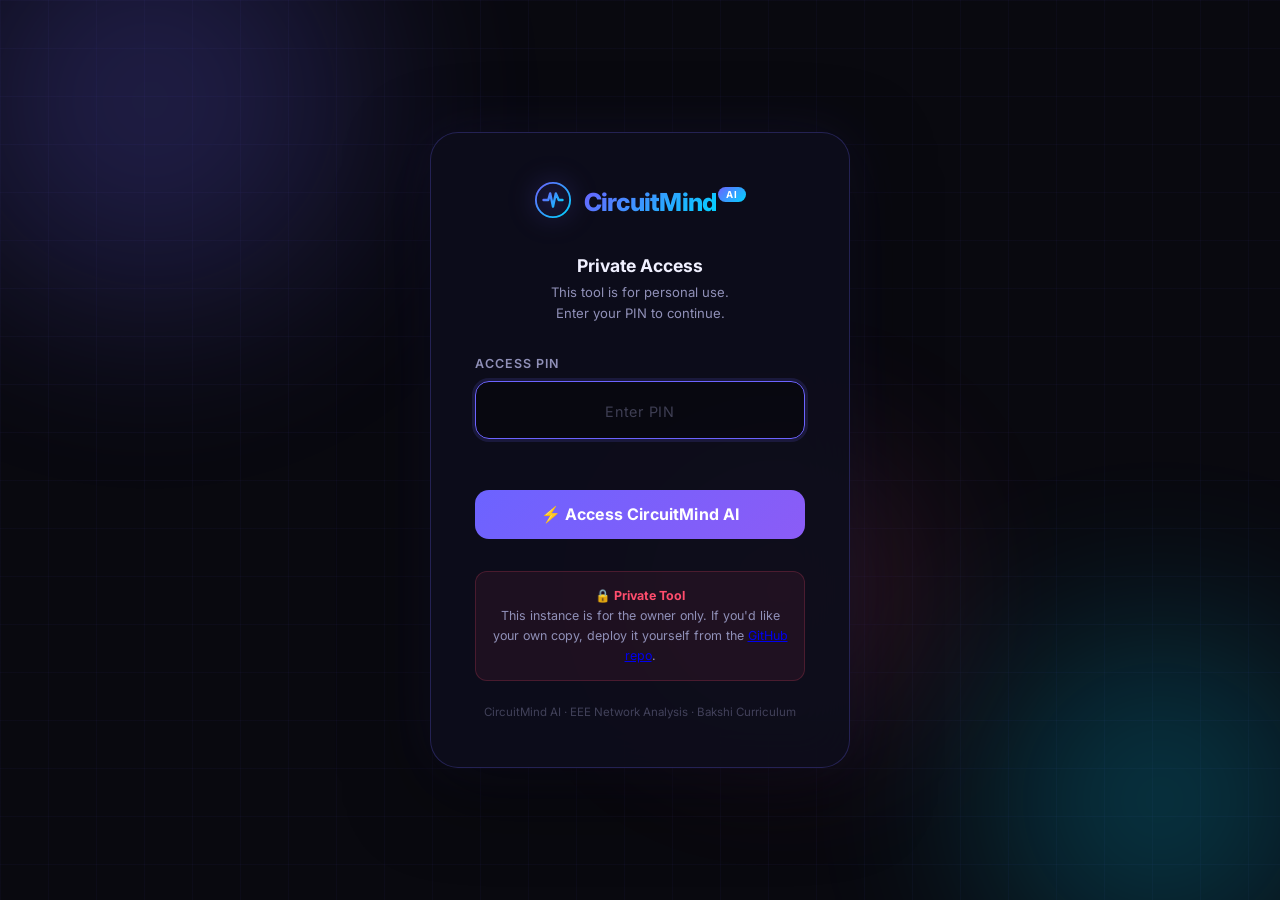
<file: static/login.html>
<!DOCTYPE html>
<html lang="en">
<head>
  <meta charset="UTF-8" />
  <meta name="viewport" content="width=device-width, initial-scale=1.0" />
  <title>CircuitMind AI — Access</title>
  <link rel="preconnect" href="https://fonts.googleapis.com" />
  <link rel="preconnect" href="https://fonts.gstatic.com" crossorigin />
  <link href="https://fonts.googleapis.com/css2?family=Inter:wght@300;400;500;600;700;800&family=JetBrains+Mono:wght@400;500&display=swap" rel="stylesheet" />
  <style>
    :root {
      --bg: #09090f;
      --card: rgba(14, 14, 28, 0.92);
      --border: rgba(108, 99, 255, 0.25);
      --accent-purple: #6C63FF;
      --accent-cyan: #00D4FF;
      --text: #f0f0ff;
      --text-dim: #9090b8;
      --error: #ff4d6d;
      --success: #00e5a0;
      --font: 'Inter', sans-serif;
      --mono: 'JetBrains Mono', monospace;
    }
    *, *::before, *::after { box-sizing: border-box; margin: 0; padding: 0; }
    html, body { width: 100%; height: 100%; }

    body {
      font-family: var(--font);
      background: var(--bg);
      color: var(--text);
      display: flex;
      align-items: center;
      justify-content: center;
      min-height: 100vh;
      overflow: hidden;
    }

    /* Animated background */
    .bg-grid {
      position: fixed; inset: 0; pointer-events: none;
      background-image:
        linear-gradient(rgba(108,99,255,0.04) 1px, transparent 1px),
        linear-gradient(90deg, rgba(108,99,255,0.04) 1px, transparent 1px);
      background-size: 48px 48px;
    }
    .bg-orbs { position: fixed; inset: 0; pointer-events: none; overflow: hidden; }
    .orb {
      position: absolute; border-radius: 50%;
      filter: blur(90px); opacity: 0.3;
      animation: float 12s ease-in-out infinite;
    }
    .orb-1 { width: 500px; height: 500px; background: radial-gradient(circle, #6C63FF, transparent); top: -150px; left: -100px; }
    .orb-2 { width: 400px; height: 400px; background: radial-gradient(circle, #00D4FF, transparent); bottom: -100px; right: -80px; animation-delay: -4s; }
    .orb-3 { width: 280px; height: 280px; background: radial-gradient(circle, #FF63A5, transparent); top: 50%; left: 50%; animation-delay: -8s; }
    @keyframes float {
      0%,100% { transform: translate(0,0) scale(1); }
      33% { transform: translate(20px,-30px) scale(1.05); }
      66% { transform: translate(-15px,20px) scale(0.98); }
    }

    /* Card */
    .card {
      position: relative; z-index: 10;
      background: var(--card);
      border: 1px solid var(--border);
      border-radius: 28px;
      padding: 3rem 2.75rem;
      width: 100%;
      max-width: 420px;
      box-shadow: 0 24px 80px rgba(0,0,0,0.5), 0 0 60px rgba(108,99,255,0.1);
      backdrop-filter: blur(24px);
      animation: fadeUp 0.5s cubic-bezier(0.4,0,0.2,1);
    }
    @keyframes fadeUp {
      from { opacity: 0; transform: translateY(24px); }
      to   { opacity: 1; transform: none; }
    }

    /* Logo */
    .logo {
      display: flex; align-items: center; gap: 12px;
      justify-content: center; margin-bottom: 2rem;
    }
    .logo-icon { filter: drop-shadow(0 0 12px rgba(108,99,255,0.6)); }
    .logo-text {
      font-size: 1.55rem; font-weight: 800; letter-spacing: -0.03em;
      background: linear-gradient(135deg, var(--accent-purple), var(--accent-cyan));
      -webkit-background-clip: text; background-clip: text;
      -webkit-text-fill-color: transparent;
    }
    .logo-badge {
      font-size: 0.6rem; font-weight: 700; letter-spacing: 0.1em;
      background: linear-gradient(135deg, var(--accent-purple), var(--accent-cyan));
      padding: 2px 8px; border-radius: 20px; color: white;
      -webkit-text-fill-color: white;
      margin-left: -4px; margin-bottom: 12px; align-self: flex-start;
    }

    /* Title */
    .title {
      text-align: center;
      font-size: 1.1rem; font-weight: 700;
      margin-bottom: 0.4rem; color: var(--text);
    }
    .subtitle {
      text-align: center;
      font-size: 0.82rem; color: var(--text-dim);
      margin-bottom: 2rem; line-height: 1.6;
    }

    /* PIN input */
    .pin-label {
      display: block;
      font-size: 0.78rem; font-weight: 600;
      color: var(--text-dim); text-transform: uppercase;
      letter-spacing: 0.08em; margin-bottom: 0.6rem;
    }
    .pin-wrapper { position: relative; }
    .pin-input {
      width: 100%;
      background: rgba(0,0,0,0.35);
      border: 1px solid var(--border);
      border-radius: 14px;
      padding: 0.9rem 1rem 0.9rem 1rem;
      color: var(--text);
      font-family: var(--mono);
      font-size: 1.3rem;
      letter-spacing: 0.3em;
      text-align: center;
      outline: none;
      transition: all 0.25s;
    }
    .pin-input::placeholder { font-size: 0.9rem; letter-spacing: 0.05em; color: rgba(144,144,184,0.4); font-family: var(--font); }
    .pin-input:focus { border-color: var(--accent-purple); box-shadow: 0 0 0 3px rgba(108,99,255,0.15); }
    .pin-input.error { border-color: var(--error); box-shadow: 0 0 0 3px rgba(255,77,109,0.12); animation: shake 0.4s ease; }
    @keyframes shake {
      0%,100% { transform: translateX(0); }
      20% { transform: translateX(-8px); }
      40% { transform: translateX(8px); }
      60% { transform: translateX(-6px); }
      80% { transform: translateX(6px); }
    }

    /* Error text */
    .error-msg {
      font-size: 0.78rem; color: var(--error);
      text-align: center; margin-top: 0.6rem;
      min-height: 1.1rem;
      transition: opacity 0.2s;
    }

    /* Login button */
    .login-btn {
      margin-top: 1.5rem;
      width: 100%;
      background: linear-gradient(135deg, var(--accent-purple), #8B5CF6 50%, var(--accent-cyan));
      background-size: 200% 200%;
      border: none; border-radius: 14px;
      padding: 0.9rem;
      color: white; font-family: var(--font);
      font-size: 1rem; font-weight: 700;
      cursor: pointer; letter-spacing: 0.01em;
      transition: all 0.3s;
      position: relative; overflow: hidden;
    }
    .login-btn:hover { box-shadow: 0 8px 28px rgba(108,99,255,0.45); transform: translateY(-1px); }
    .login-btn:active { transform: translateY(0); }
    .login-btn:disabled { opacity: 0.5; cursor: not-allowed; transform: none; }

    /* Private notice */
    .private-notice {
      margin-top: 2rem;
      padding: 0.9rem 1rem;
      background: rgba(255, 77, 109, 0.07);
      border: 1px solid rgba(255, 77, 109, 0.2);
      border-radius: 12px;
      font-size: 0.78rem; color: var(--text-dim);
      text-align: center; line-height: 1.6;
    }
    .private-notice strong { color: var(--error); }

    /* Footer */
    .footer {
      margin-top: 1.5rem;
      text-align: center;
      font-size: 0.72rem; color: rgba(144,144,184,0.4);
    }
    .footer a {
      color: var(--accent-purple); text-decoration: none;
      transition: color 0.2s;
    }
    .footer a:hover { color: var(--accent-cyan); }
  </style>
</head>
<body>
  <div class="bg-grid"></div>
  <div class="bg-orbs">
    <div class="orb orb-1"></div>
    <div class="orb orb-2"></div>
    <div class="orb orb-3"></div>
  </div>

  <div class="card">
    <!-- Logo -->
    <div class="logo">
      <div class="logo-icon">
        <svg viewBox="0 0 40 40" fill="none" xmlns="http://www.w3.org/2000/svg" width="38" height="38">
          <circle cx="20" cy="20" r="18" stroke="url(#g1)" stroke-width="2"/>
          <path d="M10 20 L15 20 L17 13 L20 27 L23 13 L26 20 L30 20" stroke="url(#g2)" stroke-width="2.5" stroke-linecap="round" stroke-linejoin="round"/>
          <defs>
            <linearGradient id="g1" x1="2" y1="2" x2="38" y2="38" gradientUnits="userSpaceOnUse">
              <stop stop-color="#6C63FF"/><stop offset="1" stop-color="#00D4FF"/>
            </linearGradient>
            <linearGradient id="g2" x1="10" y1="13" x2="30" y2="27" gradientUnits="userSpaceOnUse">
              <stop stop-color="#6C63FF"/><stop offset="1" stop-color="#00D4FF"/>
            </linearGradient>
          </defs>
        </svg>
      </div>
      <div>
        <div style="display:flex;align-items:baseline;gap:6px;">
          <span class="logo-text">CircuitMind</span>
          <span class="logo-badge">AI</span>
        </div>
      </div>
    </div>

    <p class="title">Private Access</p>
    <p class="subtitle">This tool is for personal use.<br>Enter your PIN to continue.</p>

    <label class="pin-label" for="pinInput">Access PIN</label>
    <div class="pin-wrapper">
      <input
        type="password"
        id="pinInput"
        class="pin-input"
        placeholder="Enter PIN"
        maxlength="20"
        autocomplete="current-password"
        autofocus
      />
    </div>
    <div class="error-msg" id="errorMsg"></div>

    <button class="login-btn" id="loginBtn" onclick="doLogin()">
      ⚡ Access CircuitMind AI
    </button>

    <div class="private-notice">
      <strong>🔒 Private Tool</strong><br>
      This instance is for the owner only. If you'd like your own copy,
      deploy it yourself from the
      <a href="https://github.com/hyperion0910/circuit-mind-ai" target="_blank">GitHub repo</a>.
    </div>

    <div class="footer">
      CircuitMind AI · EEE Network Analysis · Bakshi Curriculum
    </div>
  </div>

  <script>
    const pinInput = document.getElementById('pinInput');
    const loginBtn = document.getElementById('loginBtn');
    const errorMsg = document.getElementById('errorMsg');

    pinInput.addEventListener('keydown', (e) => {
      if (e.key === 'Enter') doLogin();
      // Clear error on new input
      errorMsg.textContent = '';
      pinInput.classList.remove('error');
    });

    async function doLogin() {
      const pin = pinInput.value.trim();
      if (!pin) {
        showError('Please enter your PIN.');
        return;
      }

      loginBtn.disabled = true;
      loginBtn.textContent = 'Verifying…';

      try {
        const res = await fetch('/login', {
          method: 'POST',
          headers: { 'Content-Type': 'application/json' },
          credentials: 'include',
          body: JSON.stringify({ pin }),
        });
        const data = await res.json();

        if (data.success) {
          loginBtn.textContent = '✅ Access Granted!';
          loginBtn.style.background = 'linear-gradient(135deg, #00e5a0, #00D4FF)';
          setTimeout(() => { window.location.href = '/'; }, 600);
        } else {
          showError(data.error || 'Incorrect PIN. Try again.');
          loginBtn.disabled = false;
          loginBtn.textContent = '⚡ Access CircuitMind AI';
          pinInput.select();
        }
      } catch {
        showError('Connection error. Please try again.');
        loginBtn.disabled = false;
        loginBtn.textContent = '⚡ Access CircuitMind AI';
      }
    }

    function showError(msg) {
      errorMsg.textContent = msg;
      pinInput.classList.add('error');
      setTimeout(() => pinInput.classList.remove('error'), 500);
    }
  </script>
</body>
</html>
</file>
